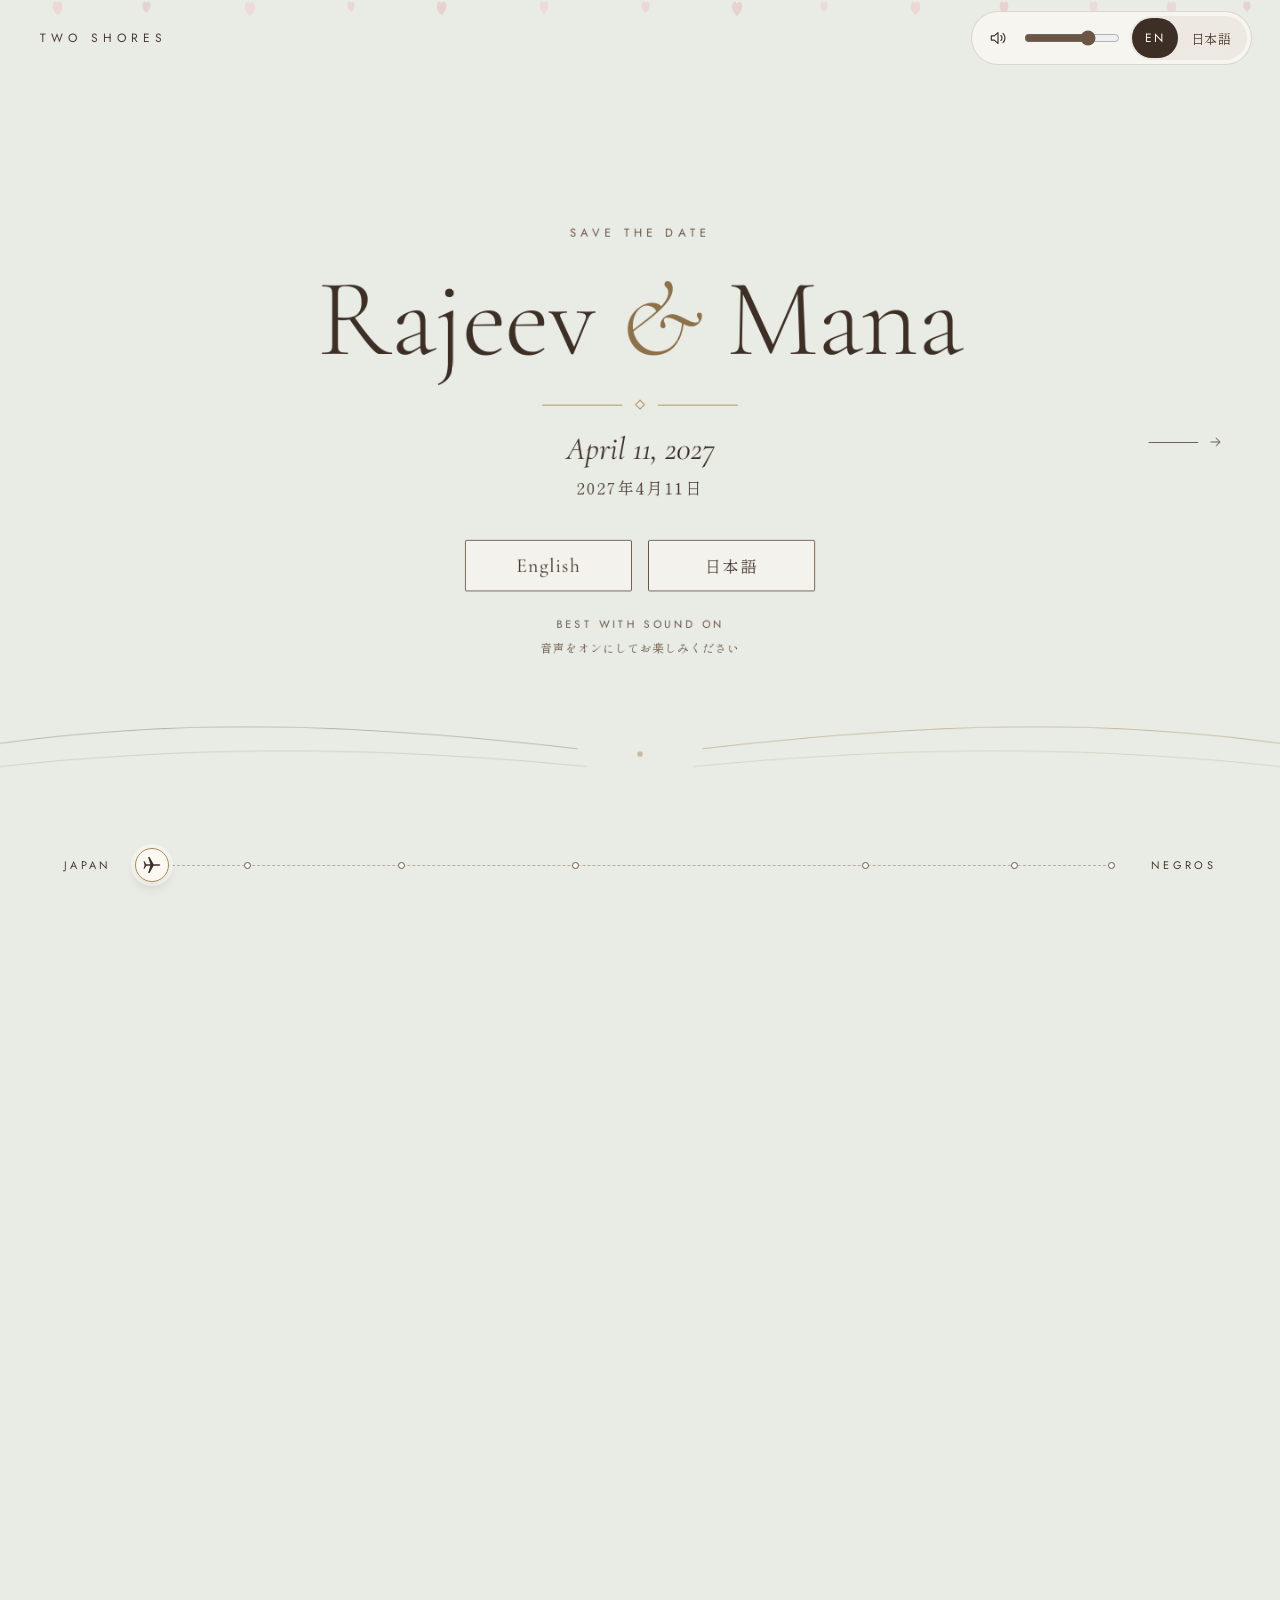
<file: index.html>
<!doctype html>
<html lang="en">
<head>
<meta charset="utf-8">
<meta name="viewport" content="width=device-width, initial-scale=1, viewport-fit=cover">
<title>Rajeev &amp; Mana · Save the date</title>
<meta name="description" content="Save the date · Rajeev &amp; Mana · Sunday, April 11, 2027 · Dumaguete, Philippines">
<meta name="theme-color" content="#E8ECE5">
<meta property="og:type" content="website">
<meta property="og:title" content="Rajeev &amp; Mana · Save the date">
<meta property="og:description" content="Sunday, April 11, 2027 · Dumaguete, Philippines">
<meta property="og:image" content="https://likshman.github.io/rajeev-and-mana/assets/og.jpg">
<meta property="og:url" content="https://likshman.github.io/rajeev-and-mana/">
<meta name="twitter:card" content="summary_large_image">
<link rel="icon" href="favicon.svg" type="image/svg+xml">
<link rel="preconnect" href="https://fonts.googleapis.com">
<link rel="preconnect" href="https://fonts.gstatic.com" crossorigin>
<link href="https://fonts.googleapis.com/css2?family=Cormorant+Garamond:ital,wght@0,300;0,400;0,500;1,300;1,400&amp;family=Jost:wght@300;400&amp;family=Shippori+Mincho:wght@400;500&amp;display=swap" rel="stylesheet">
<link rel="stylesheet" href="style.css">
</head>
<body data-lang="en">
<div class="bg" id="bg"></div>
<div class="petals" id="petals" aria-hidden="true">
<div class="petal" style="left:4%;animation-duration:22s;animation-delay:-2s"><div class="sw" style="animation-duration:4.4s"><svg class="sak" width="13" height="16" viewBox="0 0 20 24"><path d="M10 23C3 17 1 10 4 4C6 1 8.5 2 10 5C11.5 2 14 1 16 4C19 10 17 17 10 23Z" fill="#EBD2D0"/></svg><span class="disc"></span></div></div>
<div class="petal" style="left:11%;animation-duration:26s;animation-delay:-14s"><div class="sw" style="animation-duration:5.1s"><svg class="sak" width="11" height="14" viewBox="0 0 20 24"><path d="M10 23C3 17 1 10 4 4C6 1 8.5 2 10 5C11.5 2 14 1 16 4C19 10 17 17 10 23Z" fill="#E8CCCB"/></svg><span class="disc"></span></div></div>
<div class="petal" style="left:19%;animation-duration:20s;animation-delay:-7s"><div class="sw" style="animation-duration:3.8s"><svg class="sak" width="14" height="17" viewBox="0 0 20 24"><path d="M10 23C3 17 1 10 4 4C6 1 8.5 2 10 5C11.5 2 14 1 16 4C19 10 17 17 10 23Z" fill="#EDD7D4"/></svg><span class="disc"></span></div></div>
<div class="petal" style="left:27%;animation-duration:28s;animation-delay:-20s"><div class="sw" style="animation-duration:4.8s"><svg class="sak" width="10" height="13" viewBox="0 0 20 24"><path d="M10 23C3 17 1 10 4 4C6 1 8.5 2 10 5C11.5 2 14 1 16 4C19 10 17 17 10 23Z" fill="#EBD2D0"/></svg><span class="disc"></span></div></div>
<div class="petal" style="left:34%;animation-duration:23s;animation-delay:-11s"><div class="sw" style="animation-duration:4.1s"><svg class="sak" width="13" height="16" viewBox="0 0 20 24"><path d="M10 23C3 17 1 10 4 4C6 1 8.5 2 10 5C11.5 2 14 1 16 4C19 10 17 17 10 23Z" fill="#E8CCCB"/></svg><span class="disc"></span></div></div>
<div class="petal" style="left:42%;animation-duration:25s;animation-delay:-4s"><div class="sw" style="animation-duration:5.4s"><svg class="sak" width="12" height="15" viewBox="0 0 20 24"><path d="M10 23C3 17 1 10 4 4C6 1 8.5 2 10 5C11.5 2 14 1 16 4C19 10 17 17 10 23Z" fill="#EDD7D4"/></svg><span class="disc"></span></div></div>
<div class="petal" style="left:50%;animation-duration:21s;animation-delay:-16s"><div class="sw" style="animation-duration:3.6s"><svg class="sak" width="11" height="14" viewBox="0 0 20 24"><path d="M10 23C3 17 1 10 4 4C6 1 8.5 2 10 5C11.5 2 14 1 16 4C19 10 17 17 10 23Z" fill="#EBD2D0"/></svg><span class="disc"></span></div></div>
<div class="petal" style="left:57%;animation-duration:27s;animation-delay:-9s"><div class="sw" style="animation-duration:4.6s"><svg class="sak" width="14" height="17" viewBox="0 0 20 24"><path d="M10 23C3 17 1 10 4 4C6 1 8.5 2 10 5C11.5 2 14 1 16 4C19 10 17 17 10 23Z" fill="#E8CCCB"/></svg><span class="disc"></span></div></div>
<div class="petal" style="left:64%;animation-duration:24s;animation-delay:-22s"><div class="sw" style="animation-duration:5s"><svg class="sak" width="10" height="13" viewBox="0 0 20 24"><path d="M10 23C3 17 1 10 4 4C6 1 8.5 2 10 5C11.5 2 14 1 16 4C19 10 17 17 10 23Z" fill="#EDD7D4"/></svg><span class="disc"></span></div></div>
<div class="petal" style="left:71%;animation-duration:22s;animation-delay:-5s"><div class="sw" style="animation-duration:4.2s"><svg class="sak" width="13" height="16" viewBox="0 0 20 24"><path d="M10 23C3 17 1 10 4 4C6 1 8.5 2 10 5C11.5 2 14 1 16 4C19 10 17 17 10 23Z" fill="#EBD2D0"/></svg><span class="disc"></span></div></div>
<div class="petal" style="left:78%;animation-duration:29s;animation-delay:-13s"><div class="sw" style="animation-duration:3.9s"><svg class="sak" width="12" height="15" viewBox="0 0 20 24"><path d="M10 23C3 17 1 10 4 4C6 1 8.5 2 10 5C11.5 2 14 1 16 4C19 10 17 17 10 23Z" fill="#E8CCCB"/></svg><span class="disc"></span></div></div>
<div class="petal" style="left:85%;animation-duration:23s;animation-delay:-18s"><div class="sw" style="animation-duration:5.2s"><svg class="sak" width="11" height="14" viewBox="0 0 20 24"><path d="M10 23C3 17 1 10 4 4C6 1 8.5 2 10 5C11.5 2 14 1 16 4C19 10 17 17 10 23Z" fill="#EDD7D4"/></svg><span class="disc"></span></div></div>
<div class="petal" style="left:91%;animation-duration:26s;animation-delay:-1s"><div class="sw" style="animation-duration:4.5s"><svg class="sak" width="13" height="16" viewBox="0 0 20 24"><path d="M10 23C3 17 1 10 4 4C6 1 8.5 2 10 5C11.5 2 14 1 16 4C19 10 17 17 10 23Z" fill="#EBD2D0"/></svg><span class="disc"></span></div></div>
<div class="petal" style="left:97%;animation-duration:21s;animation-delay:-10s"><div class="sw" style="animation-duration:4s"><svg class="sak" width="10" height="13" viewBox="0 0 20 24"><path d="M10 23C3 17 1 10 4 4C6 1 8.5 2 10 5C11.5 2 14 1 16 4C19 10 17 17 10 23Z" fill="#E8CCCB"/></svg><span class="disc"></span></div></div>
</div>
<audio id="music" preload="auto" playsinline></audio>
<textarea id="copybuf" aria-hidden="true" tabindex="-1" style="position:fixed;left:-9999px;top:0;width:1px;height:1px;opacity:0"></textarea>

<header class="top">
<p class="brand">Two Shores</p>
<div class="ctlbar">
<button class="icbtn" id="mute" type="button" aria-label="Mute music" aria-pressed="false">
<svg class="ic-on" aria-hidden="true" width="20" height="20" viewBox="0 0 24 24" fill="none" stroke="currentColor" stroke-width="1.4" stroke-linejoin="round" stroke-linecap="round"><path d="M4 9.5h3.5L12 5.5v13l-4.5-4H4z"/><path d="M15.5 9a4 4 0 0 1 0 6M18 6.5a7.5 7.5 0 0 1 0 11"/></svg>
<svg class="ic-off" aria-hidden="true" width="20" height="20" viewBox="0 0 24 24" fill="none" stroke="currentColor" stroke-width="1.4" stroke-linejoin="round" stroke-linecap="round"><path d="M4 9.5h3.5L12 5.5v13l-4.5-4H4z"/><path d="M16 9.5l5 5M21 9.5l-5 5"/></svg>
</button>
<input class="vol" id="vol" type="range" min="0" max="100" step="1" value="70" aria-label="Music volume">
<div class="seg" role="group" aria-label="Language">
<button type="button" data-setlang="en" aria-pressed="true">EN</button>
<button type="button" data-setlang="ja" lang="ja" aria-pressed="false">日本語</button>
</div>
</div>
</header>

<main>
<!-- ================= DESKTOP: horizontal journey ================= -->
<div class="desk" id="desk">
<div class="desk-spacer" id="deskSpacer">
<div class="desk-view">
<div class="stage" id="stage">
<div class="track" id="track" style="width:12900px">

<section class="panel" aria-label="Save the date" style="width:1440px">
<svg aria-hidden="true" width="1440" height="220" viewBox="0 0 1440 220" class="abs" style="left:0;bottom:70px;opacity:.55"><path d="M0 170C220 140 420 150 650 176" fill="none" stroke="#7E9077"/><path d="M0 196C260 168 470 178 660 196" fill="none" stroke="#7E9077" opacity=".5"/><path d="M790 176C1020 150 1220 140 1440 170" fill="none" stroke="#B0915F"/><path d="M780 196C970 178 1180 168 1440 196" fill="none" stroke="#B0915F" opacity=".5"/><circle cx="720" cy="182" r="3" fill="#B0915F"/></svg>
<div data-rv="1" class="abs" style="left:0;right:0;top:196px;display:flex;flex-direction:column;align-items:center;text-align:center">
<p class="sans" style="font-size:13px;letter-spacing:.4em;text-transform:uppercase;color:#6B5646">Save the date</p>
<h1 style="margin-top:26px;font-weight:300;font-size:124px;line-height:1;letter-spacing:-.01em">Rajeev <span style="font-style:italic;color:#8E7049">&amp;</span> Mana</h1>
<div aria-hidden="true" style="display:flex;align-items:center;gap:16px;margin-top:30px"><span style="width:90px;height:1px;background:#A88A5B"></span><span style="width:8px;height:8px;transform:rotate(45deg);border:1px solid #A88A5B"></span><span style="width:90px;height:1px;background:#A88A5B"></span></div>
<p style="margin-top:26px;font-style:italic;font-size:36px;line-height:1.1">April 11, 2027</p>
<p lang="ja" style="margin-top:10px;font-size:18px;letter-spacing:.14em;color:#4A3A2E">2027年4月11日</p>
<div style="display:flex;gap:18px;margin-top:46px">
<button class="gbtn" type="button" data-choose="en">English</button>
<button class="gbtn" type="button" lang="ja" data-choose="ja">日本語</button>
</div>
<p class="sans" style="margin-top:28px;font-size:12px;letter-spacing:.28em;text-transform:uppercase;color:#6B5646">Best with sound on</p>
<p lang="ja" style="margin-top:8px;font-size:13px;letter-spacing:.08em;color:#6B5646">音声をオンにしてお楽しみください</p>
</div>
<div class="hint-wrap abs" aria-hidden="true" style="right:64px;top:432px;align-items:center;gap:10px;color:#6B5646"><span style="width:56px;height:1px;background:#6B5646"></span><svg class="hint" width="18" height="18" viewBox="0 0 24 24" fill="none" stroke="currentColor" stroke-width="1.4"><path d="M5 12h14M13 6l6 6-6 6"/></svg></div>
</section>

<section class="panel" aria-label="Japan" style="width:2300px">
<div data-rv="1" class="abs" style="left:140px;top:236px;width:500px">
<p class="eyebrow"><span class="en">Japan</span><span class="ja" lang="ja">日本</span></p>
<h2 class="h-italic" style="font-size:66px"><span class="en" style="display:block">It began on one shore…</span><span class="ja h-ja" lang="ja" style="font-size:36px">物語は、ひとつの岸から始まりました</span></h2>
<p class="body-copy" style="margin-top:30px;width:440px;font-size:22px"><span class="en">Ramen nights, mountain villages, Fuji in the cold. Our first chapters were written in Japan.</span><span class="ja body-ja" lang="ja" style="font-size:17px">ラーメンの夜、山あいの村、冬の富士山。ふたりの最初の章は日本で綴られました。</span></p>
</div>
<figure class="ph abs" data-d="1" data-rv="1" style="left:700px;top:150px;width:320px"><div class="par"><div class="frame"><div class="ib" style="aspect-ratio:3/4"><img data-src="assets/15-hakone-fuji.jpg" alt="Rajeev and Mana in winter coats with snow-capped Fuji behind, Hakone"></div></div></div><figcaption class="cap">Hakone · Fuji</figcaption></figure>
<figure class="ph abs" data-d="3" data-rv="2" style="left:1070px;top:320px;width:290px"><div class="par"><div class="frame"><div class="ib" style="aspect-ratio:3/4"><img data-src="assets/02-ramen-shop.jpg" alt="Raising glasses over bowls of ramen"></div></div></div><figcaption class="cap">A ramen night</figcaption></figure>
<figure class="ph abs" data-d="2" data-rv="1" style="left:1410px;top:112px;width:290px"><div class="par"><div class="frame"><div class="ib" style="aspect-ratio:9/16"><img data-src="assets/01-village-thatched-roofs.jpg" alt="Sitting on a fence above a village of thatched roofs"></div></div></div><figcaption class="cap">A mountain village</figcaption></figure>
<figure class="ph abs" data-d="1" data-rv="2" style="left:1760px;top:112px;width:340px"><div class="par"><div class="frame"><div class="ib" style="aspect-ratio:3/2"><img data-src="assets/07-skytree-cloud.jpg" alt="Sitting on a cloud seat high above the Tokyo night lights"></div></div></div><figcaption class="cap">Tokyo Skytree</figcaption></figure>
<figure class="ph abs" data-d="3" data-rv="3" style="left:1820px;top:400px;width:260px"><div class="par"><div class="frame"><div class="ib" style="aspect-ratio:3/4"><img data-src="assets/10-ushiku-daibutsu.jpg" alt="Smiling at a table in front of the great standing Buddha at Ushiku"></div></div></div><figcaption class="cap">Ushiku Daibutsu</figcaption></figure>
</section>

<section class="panel" aria-label="The crossing" style="width:2600px">
<svg aria-hidden="true" width="2600" height="150" class="abs" style="left:0;bottom:70px;opacity:.3;-webkit-mask-image:linear-gradient(to bottom,transparent,#000 70%);mask-image:linear-gradient(to bottom,transparent,#000 70%)"><defs><pattern id="sgDesk" width="40" height="20" patternUnits="userSpaceOnUse"><g fill="#E6E9DF" stroke="#6F8468"><circle cx="0" cy="10" r="18"/><circle cx="0" cy="10" r="13"/><circle cx="0" cy="10" r="8"/><circle cx="40" cy="10" r="18"/><circle cx="40" cy="10" r="13"/><circle cx="40" cy="10" r="8"/><circle cx="20" cy="20" r="18"/><circle cx="20" cy="20" r="13"/><circle cx="20" cy="20" r="8"/></g></pattern></defs><rect width="2600" height="150" fill="url(#sgDesk)"/></svg>
<svg aria-hidden="true" width="2600" height="900" class="abs" style="left:0;top:0;pointer-events:none"><path d="M650 176C1000 60 1820 50 2160 168" fill="none" stroke="#A88A5B" stroke-width="1.2" stroke-dasharray="2 9" stroke-linecap="round"/></svg>
<div data-rv="1" class="abs" style="left:110px;top:140px;display:flex;align-items:stretch;height:64px;background:#FBF8F2;box-shadow:0 18px 40px -24px rgba(61,47,37,.5)">
<div style="display:flex;align-items:center;gap:14px;padding:0 22px;border-right:1px dashed rgba(107,86,70,.4)"><svg aria-hidden="true" width="20" height="20" viewBox="0 0 24 24" fill="none" stroke="#6B5646" stroke-width="1.3" stroke-linejoin="round"><path d="M22 12c0-.6-.9-1-2-1h-6L9 2.5H7.3L10 11H5.2L3 7.5H1.8L3 11.3v1.4l-1.2 3.8H3L5.2 13H10l-2.7 8.5H9L14 13h6c1.1 0 2-.4 2-1z"/></svg><span class="sans" style="font-size:11px;letter-spacing:.3em;text-transform:uppercase;color:#6B5646">Flight</span><span class="sans" style="font-size:18px;letter-spacing:.14em">RM 0411</span></div>
<div class="sans" style="display:flex;align-items:center;padding:0 24px;font-size:18px;letter-spacing:.2em">TYO <span aria-hidden="true" style="margin:0 12px;color:#A88A5B">→</span><span class="sr">to</span> DGT</div>
</div>
<div data-rv="2" class="abs" style="left:110px;top:262px;width:540px">
<h2 class="h-italic" style="font-size:60px;line-height:1.06"><span class="en" style="display:block">A pilot. A cabin crew. One sky.</span><span class="ja h-ja" lang="ja" style="font-size:34px">パイロットと客室乗務員。同じ空の下で</span></h2>
<p class="body-copy" style="margin-top:30px;width:470px;font-size:21px;line-height:1.6"><span class="en">We met on our first Narita flight together, over drinks with the crew at the hotel. Then we kept running into each other near home, and finally went out.</span><span class="ja body-ja" lang="ja" style="font-size:16px">初めて一緒に乗務した成田便で、ホテルでのクルーとの食事の席で出会いました。その後も家の近くで何度も偶然会い、やがてデートをするようになりました。</span></p>
</div>
<figure class="ph abs" data-d="2" data-rv="1" style="left:740px;top:200px;width:290px"><div class="par"><div class="frame"><div class="ib" style="aspect-ratio:3/4"><img data-src="assets/05-cockpit-selfie-1.jpg" alt="Selfie in the cockpit, Mana in cabin crew uniform behind Rajeev"></div></div></div><figcaption class="cap">In the sky</figcaption></figure>
<figure class="ph abs" data-d="1" data-rv="2" style="left:1070px;top:340px;width:270px"><div class="par"><div class="frame"><div class="ib" style="aspect-ratio:3/4"><img data-src="assets/12-cockpit-selfie-2.jpg" alt="Another cockpit selfie, both in uniform"></div></div></div></figure>
<figure class="ph abs" data-d="3" data-rv="1" style="left:1380px;top:190px;width:370px"><div class="par"><div class="frame"><div class="ib" style="aspect-ratio:4/3"><img data-src="assets/08-uniform-selfie.jpg" alt="Selfie in uniform, pilot shirt and red cabin crew jacket"></div></div></div><figcaption class="cap">After duties</figcaption></figure>
<figure class="ph abs" data-d="1" data-rv="1" style="left:1810px;top:300px;width:300px"><div class="par"><div class="frame"><div class="ib" style="aspect-ratio:3/4"><img data-src="assets/21-maldives-jetty.jpg" alt="Selfie on a jetty with turquoise water and boats behind, Maldives"></div></div></div><figcaption class="cap">Maldives</figcaption></figure>
<figure class="ph abs" data-d="2" data-rv="2" style="left:2160px;top:150px;width:360px"><div class="par"><div class="frame"><div class="ib" style="aspect-ratio:2/3"><img data-src="assets/20-okinawa-plane.jpg" alt="A plane passing overhead as Mana leans over a railing toward Rajeev, Okinawa"></div></div></div><figcaption class="cap">Okinawa</figcaption></figure>
</section>

<section class="panel" id="dProp" data-yes="0" aria-label="The proposal" style="width:1440px">
<div class="abs" style="left:150px;top:250px;width:520px">
<h2 class="h-italic" style="font-size:76px;line-height:1.02"><span class="en"><span style="display:block">Okinawa,</span><span style="display:block">May 7, 2026.</span></span><span class="ja h-ja" lang="ja" style="font-size:42px;line-height:1.5;letter-spacing:.06em">2026年5月7日、沖縄。</span></h2>
<div aria-hidden="true" style="display:flex;gap:10px;margin-top:40px"><span class="tick"></span><span class="tick"></span><span class="tick"></span><span class="tick"></span></div>
<p class="yes" aria-live="polite" style="margin-top:54px;font-style:italic;font-size:52px;line-height:1.1;color:#5A4434"><span class="en">She said yes.</span><span class="ja" lang="ja" style="font-style:normal;font-size:32px;letter-spacing:.06em">彼女は「はい」と答えました</span></p>
</div>
<div class="abs" style="left:790px;top:104px;width:460px;height:690px;background:#FBF8F2;box-shadow:0 1px 0 rgba(61,47,37,.05),0 30px 60px -30px rgba(61,47,37,.55)">
<div class="wl"><img data-src="assets/48-proposal-lighthouse-wide.jpg" alt="Rajeev kneels with the ring below a white lighthouse, Okinawa"></div>
<div class="wl"><img data-src="assets/45-proposal-ring-1.jpg" alt="Rajeev opens the ring box as Mana holds out her hand"></div>
<div class="wl"><img data-src="assets/47-proposal-hand-hold.jpg" alt="Rajeev slips the ring onto Mana's finger"></div>
<div class="wl"><img data-src="assets/24-okinawa-lift-lighthouse.jpg" alt="Rajeev lifts Mana, arms raised, the lighthouse behind them"></div>
<span class="edge"></span><span class="edge"></span><span class="edge"></span><span class="edge"></span>
</div>
</section>

<section class="panel" aria-label="Negros" style="width:2240px">
<div class="cz abs" data-rv="1" aria-hidden="true" style="left:150px;top:104px;width:480px">
<div class="cz-crown"></div>
<div class="cz-frame" style="height:560px"><div class="cz-view">
<svg width="100%" height="100%" viewBox="0 0 400 520" preserveAspectRatio="xMidYMax slice"><circle cx="292" cy="150" r="34" fill="#FFF4DC" opacity=".85"/><path d="M0 330C60 296 120 286 180 306C240 326 300 276 400 296L400 520L0 520Z" fill="#B3BFA3"/><path d="M0 380C80 350 160 370 240 360C320 350 360 370 400 360L400 520L0 520Z" fill="#94A486"/><path d="M0 440C100 424 220 446 400 430L400 520L0 520Z" fill="#7A8C6E"/></svg>
<div class="sash sash-l"></div><div class="sash sash-r"></div>
</div></div>
<div class="cz-sill"></div>
<div class="cz-vent"><span class="bal"></span><span class="bal"></span><span class="bal"></span><span class="bal"></span><span class="bal"></span><span class="bal"></span><span class="bal"></span><span class="bal"></span><span class="bal"></span><span class="bal"></span></div>
</div>
<div data-rv="2" class="abs" style="left:720px;top:250px;width:480px">
<p class="eyebrow"><span class="en">Negros</span><span class="ja" lang="ja">ネグロス</span></p>
<h2 class="h-italic" style="font-size:66px"><span class="en" style="display:block">…and it continues on another.</span><span class="ja h-ja" lang="ja" style="font-size:36px">そして、もうひとつの岸へ</span></h2>
<p class="body-copy" style="margin-top:30px;width:440px;font-size:22px"><span class="en">Capiz windows, warm lights and the green hills of Negros. This is where the next chapter starts.</span><span class="ja body-ja" lang="ja" style="font-size:17px">カピス貝の窓、あたたかな灯り、ネグロスの緑の丘。ここから次の章が始まります。</span></p>
</div>
<figure class="ph abs" data-d="2" data-rv="1" style="left:1290px;top:130px;width:320px"><div class="par"><div class="frame"><div class="ib" style="aspect-ratio:3/4"><img data-src="assets/09-mayon-lift.jpg" alt="Mana playfully lifting Rajeev on a lawn with Mayon Volcano behind"></div></div></div><figcaption class="cap">Albay · Mayon</figcaption></figure>
<figure class="ph abs" data-d="3" data-rv="2" style="left:1690px;top:300px;width:430px"><div class="par"><div class="frame"><div class="ib" style="aspect-ratio:4/3"><img data-src="assets/50-the-ruins-selfie.jpg" alt="Selfie by a tiered fountain in front of the arched mansion ruins in Talisay"></div></div></div><figcaption class="cap">Talisay · The Ruins</figcaption></figure>
</section>

<section class="panel" aria-label="The date" style="width:1440px">
<div data-rv="1" class="abs" style="left:130px;top:150px;width:680px;container-type:inline-size">
<p class="eyebrow"><span class="en">Save the date</span><span class="ja">Save the Date</span></p>
<p style="font-weight:300;font-style:italic;font-size:min(22cqi,180px);line-height:.95;white-space:nowrap;letter-spacing:-.01em"><span class="en">April 11</span><span class="ja" style="font-style:normal">4<span lang="ja" style="font-size:.62em;margin:0 .04em">月</span>11<span lang="ja" style="font-size:.62em;margin-left:.04em">日</span></span></p>
<p style="margin-top:6px;font-weight:300;font-size:min(9cqi,64px);line-height:1;letter-spacing:.24em;color:#6B5646"><span class="en">2027</span><span class="ja">2027<span lang="ja" style="font-size:.6em;letter-spacing:0">年</span></span></p>
<p class="sans" style="margin-top:34px;font-size:14px;letter-spacing:.3em;text-transform:uppercase;color:#4A3A2E"><span class="en">Sunday · Dumaguete, Philippines</span><span class="ja" lang="ja" style="font-size:17px;letter-spacing:.12em;text-transform:none">日曜日・フィリピン、ドゥマゲテ</span></p>
<div class="timer" role="timer" aria-label="Countdown to April 11, 2027" style="margin-top:44px;max-width:520px">
<div><div class="cdn" data-cd="d">—</div><div class="cdl"><span class="en">Days</span><span class="ja" lang="ja">日</span></div></div>
<div><div class="cdn" data-cd="h">—</div><div class="cdl"><span class="en">Hours</span><span class="ja" lang="ja">時間</span></div></div>
<div><div class="cdn" data-cd="m">—</div><div class="cdl"><span class="en">Minutes</span><span class="ja" lang="ja">分</span></div></div>
<div><div class="cdn" data-cd="s">—</div><div class="cdl"><span class="en">Seconds</span><span class="ja" lang="ja">秒</span></div></div>
</div>
</div>
<figure class="ph abs" data-d="2" data-rv="2" style="left:880px;top:104px;width:450px"><div class="par"><div class="frame"><div class="ib" style="aspect-ratio:2/3"><img data-src="assets/23-okinawa-faces-macro.jpg" alt="Close-up of Rajeev and Mana, foreheads touching in golden light"></div></div></div></figure>
</section>

<section class="panel" aria-label="Save it" style="width:1440px">
<figure class="ph abs" data-d="2" data-rv="1" style="left:110px;top:190px;width:630px"><div class="par"><div class="frame"><div class="ib" style="aspect-ratio:3/2"><img data-src="assets/33-okinawa-hands-swing.jpg" alt="Holding hands and leaning back at sunset, the lighthouse in the distance"></div></div></div></figure>
<div data-rv="2" class="abs" style="left:830px;top:150px;width:500px">
<h2 class="h-italic" style="font-size:58px;line-height:1.05"><span class="en" style="display:block">Book your flight to Dumaguete.</span><span class="ja h-ja" lang="ja" style="font-size:32px">ドゥマゲテへの航空券をご手配ください</span></h2>
<p class="body-copy" style="margin-top:24px;font-size:21px"><span class="en">Sunday, April 11, 2027 in Dumaguete, Philippines. More details will follow with the invitation.</span><span class="ja body-ja" lang="ja" style="font-size:16px">2027年4月11日（日）、フィリピン・ドゥマゲテにて。詳細は招待状でお知らせします。</span></p>
<p class="eyebrow" style="margin:34px 0 14px">Add to Calendar</p>
<div style="display:grid;grid-template-columns:repeat(2,minmax(0,1fr));gap:12px">
<a class="cal" data-cal="apple" href="assets/save-the-date-en.ics">iCloud</a>
<a class="cal" data-cal="google" href="#" target="_blank" rel="noopener">Google</a>
<a class="cal" data-cal="outlook" href="#" target="_blank" rel="noopener">Outlook</a>
<a class="cal" data-cal="o365" href="#" target="_blank" rel="noopener">Office 365</a>
<a class="cal" data-cal="yahoo" href="#" target="_blank" rel="noopener" style="grid-column:1/-1">Yahoo</a>
</div>
<p style="margin-top:26px;font-style:italic;font-size:44px;line-height:1">Rajeev <span style="color:#8E7049">&amp;</span> Mana</p>
</div>
</section>

</div>
</div>
</div>
</div>
</div>

<!-- ================= PHONE / NARROW: vertical story ================= -->
<div class="mob" id="mob">

<section class="m-gate" data-msec aria-label="Save the date">
<svg aria-hidden="true" width="100%" height="120" viewBox="0 0 390 120" preserveAspectRatio="none" style="position:absolute;left:0;bottom:70px;opacity:.55"><path d="M0 90C60 74 120 78 178 94" fill="none" stroke="#7E9077"/><path d="M212 94C270 78 330 74 390 90" fill="none" stroke="#B0915F"/><circle cx="195" cy="98" r="2.5" fill="#B0915F"/></svg>
<div data-rv="1" style="display:flex;flex-direction:column;align-items:center;width:100%">
<p class="sans" style="font-size:11px;letter-spacing:.38em;text-transform:uppercase;color:#6B5646">Save the date</p>
<h1 style="margin-top:22px;font-weight:300;font-size:clamp(44px,14vw,64px);line-height:1;letter-spacing:-.01em;white-space:nowrap">Rajeev <span style="font-style:italic;color:#8E7049">&amp;</span> Mana</h1>
<div aria-hidden="true" style="display:flex;align-items:center;gap:12px;margin-top:24px"><span style="width:56px;height:1px;background:#A88A5B"></span><span style="width:7px;height:7px;transform:rotate(45deg);border:1px solid #A88A5B"></span><span style="width:56px;height:1px;background:#A88A5B"></span></div>
<p style="margin-top:22px;font-style:italic;font-size:30px;line-height:1.1">April 11, 2027</p>
<p lang="ja" style="margin-top:8px;font-size:16px;letter-spacing:.14em;color:#4A3A2E">2027年4月11日</p>
<div style="display:flex;gap:12px;width:100%;max-width:400px;margin-top:40px">
<button class="gbtn" type="button" data-choose="en">English</button>
<button class="gbtn" type="button" lang="ja" data-choose="ja">日本語</button>
</div>
<p class="sans" style="margin-top:24px;font-size:11px;letter-spacing:.26em;text-transform:uppercase;color:#6B5646">Best with sound on</p>
<p lang="ja" style="margin-top:8px;font-size:12px;letter-spacing:.06em;color:#6B5646">音声をオンにしてお楽しみください</p>
</div>
<div class="hint-wrap" aria-hidden="true" style="position:absolute;left:50%;bottom:96px;margin-left:-10px"><svg class="hint" width="20" height="20" viewBox="0 0 24 24" fill="none" stroke="#6B5646" stroke-width="1.4"><path d="M12 5v14M6 13l6 6 6-6"/></svg></div>
</section>

<section class="m-sec" data-msec aria-label="Japan" style="padding-top:96px;padding-bottom:40px">
<div data-rv="1">
<p class="eyebrow"><span class="en">Japan</span><span class="ja" lang="ja">日本</span></p>
<h2 class="h-italic" style="font-size:46px"><span class="en" style="display:block">It began on one shore…</span><span class="ja h-ja" lang="ja" style="font-size:26px">物語は、ひとつの岸から始まりました</span></h2>
<p class="body-copy" style="margin-top:22px;font-size:19px"><span class="en">Ramen nights, mountain villages, Fuji in the cold. Our first chapters were written in Japan.</span><span class="ja body-ja" lang="ja" style="font-size:15px">ラーメンの夜、山あいの村、冬の富士山。ふたりの最初の章は日本で綴られました。</span></p>
</div>
<div class="m-col">
<figure class="ph" data-rv="1" data-drift style="width:69%"><div class="dr"><div class="frame"><div class="ib" style="aspect-ratio:3/4"><img data-src="assets/15-hakone-fuji.jpg" loading="lazy" alt="Rajeev and Mana in winter coats with snow-capped Fuji behind, Hakone"></div></div><figcaption class="cap">Hakone · Fuji</figcaption></div></figure>
<figure class="ph" data-rv="1" data-drift style="width:60%;align-self:flex-end"><div class="dr"><div class="frame"><div class="ib" style="aspect-ratio:3/4"><img data-src="assets/02-ramen-shop.jpg" loading="lazy" alt="Raising glasses over bowls of ramen"></div></div><figcaption class="cap">A ramen night</figcaption></div></figure>
<figure class="ph" data-rv="1" data-drift style="width:61%;align-self:center"><div class="dr"><div class="frame"><div class="ib" style="aspect-ratio:9/16"><img data-src="assets/01-village-thatched-roofs.jpg" loading="lazy" alt="Sitting on a fence above a village of thatched roofs"></div></div><figcaption class="cap">A mountain village</figcaption></div></figure>
<figure class="ph" data-rv="1" data-drift style="width:58%"><div class="dr"><div class="frame"><div class="ib" style="aspect-ratio:3/4"><img data-src="assets/10-ushiku-daibutsu.jpg" loading="lazy" alt="Smiling at a table in front of the great standing Buddha at Ushiku"></div></div><figcaption class="cap">Ushiku Daibutsu</figcaption></div></figure>
<figure class="ph" data-rv="1" data-drift style="width:100%"><div class="dr"><div class="frame"><div class="ib" style="aspect-ratio:3/2"><img data-src="assets/07-skytree-cloud.jpg" loading="lazy" alt="Sitting on a cloud seat high above the Tokyo night lights"></div></div><figcaption class="cap">Tokyo Skytree</figcaption></div></figure>
</div>
</section>

<section class="m-sec" data-msec aria-label="The crossing" style="padding-bottom:60px">
<div data-rv="1" style="display:flex;align-items:stretch;height:56px;background:#FBF8F2;box-shadow:0 14px 30px -20px rgba(61,47,37,.5)">
<div style="display:flex;align-items:center;gap:10px;padding:0 14px;border-right:1px dashed rgba(107,86,70,.4)"><svg aria-hidden="true" width="18" height="18" viewBox="0 0 24 24" fill="none" stroke="#6B5646" stroke-width="1.3" stroke-linejoin="round"><path d="M22 12c0-.6-.9-1-2-1h-6L9 2.5H7.3L10 11H5.2L3 7.5H1.8L3 11.3v1.4l-1.2 3.8H3L5.2 13H10l-2.7 8.5H9L14 13h6c1.1 0 2-.4 2-1z"/></svg><span class="sans" style="font-size:10px;letter-spacing:.26em;text-transform:uppercase;color:#6B5646">Flight</span><span class="sans" style="font-size:15px;letter-spacing:.12em;white-space:nowrap">RM 0411</span></div>
<div class="sans" style="display:flex;align-items:center;justify-content:center;flex:1 1 auto;font-size:15px;letter-spacing:.16em;white-space:nowrap">TYO <span aria-hidden="true" style="margin:0 8px;color:#A88A5B">→</span><span class="sr">to</span> DGT</div>
</div>
<div data-rv="1" style="margin-top:40px">
<h2 class="h-italic" style="font-size:42px;line-height:1.06"><span class="en" style="display:block">A pilot. A cabin crew. One sky.</span><span class="ja h-ja" lang="ja" style="font-size:25px">パイロットと客室乗務員。同じ空の下で</span></h2>
<p class="body-copy" style="margin-top:22px;font-size:19px;line-height:1.6"><span class="en">We met on our first Narita flight together, over drinks with the crew at the hotel. Then we kept running into each other near home, and finally went out.</span><span class="ja body-ja" lang="ja" style="font-size:15px">初めて一緒に乗務した成田便で、ホテルでのクルーとの食事の席で出会いました。その後も家の近くで何度も偶然会い、やがてデートをするようになりました。</span></p>
</div>
<div style="display:grid;grid-template-columns:repeat(2,minmax(0,1fr));gap:14px;margin-top:40px">
<figure class="ph" data-rv="1" data-drift><div class="dr"><div class="frame"><div class="ib" style="aspect-ratio:3/4"><img data-src="assets/05-cockpit-selfie-1.jpg" loading="lazy" alt="Selfie in the cockpit, Mana in cabin crew uniform behind Rajeev"></div></div><figcaption class="cap">In the sky</figcaption></div></figure>
<figure class="ph" data-rv="1" data-drift style="margin-top:52px"><div class="dr"><div class="frame"><div class="ib" style="aspect-ratio:3/4"><img data-src="assets/12-cockpit-selfie-2.jpg" loading="lazy" alt="Another cockpit selfie, both in uniform"></div></div></div></figure>
</div>
<figure class="ph" data-rv="1" data-drift style="margin-top:48px"><div class="dr"><div class="frame"><div class="ib" style="aspect-ratio:4/3"><img data-src="assets/08-uniform-selfie.jpg" loading="lazy" alt="Selfie in uniform, pilot shirt and red cabin crew jacket"></div></div><figcaption class="cap">After duties</figcaption></div></figure>
<figure class="ph" data-rv="1" data-drift style="width:69%;margin-top:30px"><div class="dr"><div class="frame"><div class="ib" style="aspect-ratio:3/4"><img data-src="assets/21-maldives-jetty.jpg" loading="lazy" alt="Selfie on a jetty with turquoise water and boats behind, Maldives"></div></div><figcaption class="cap">Maldives</figcaption></div></figure>
<figure class="ph" data-rv="1" data-drift style="width:76%;margin:30px 0 0 auto"><div class="dr"><div class="frame"><div class="ib" style="aspect-ratio:2/3"><img data-src="assets/20-okinawa-plane.jpg" loading="lazy" alt="A plane passing overhead as Mana leans over a railing toward Rajeev, Okinawa"></div></div><figcaption class="cap">Okinawa</figcaption></div></figure>
<svg aria-hidden="true" width="100%" height="70" style="display:block;margin-top:30px;opacity:.3;-webkit-mask-image:linear-gradient(to bottom,transparent,#000 70%);mask-image:linear-gradient(to bottom,transparent,#000 70%)"><defs><pattern id="sgPhone" width="32" height="16" patternUnits="userSpaceOnUse"><g fill="#E6E9DF" stroke="#6F8468"><circle cx="0" cy="8" r="14"/><circle cx="0" cy="8" r="10"/><circle cx="0" cy="8" r="6"/><circle cx="32" cy="8" r="14"/><circle cx="32" cy="8" r="10"/><circle cx="32" cy="8" r="6"/><circle cx="16" cy="16" r="14"/><circle cx="16" cy="16" r="10"/><circle cx="16" cy="16" r="6"/></g></pattern></defs><rect width="100%" height="70" fill="url(#sgPhone)"/></svg>
</section>

<section class="m-prop" id="mProp" data-msec data-yes="0" aria-label="The proposal">
<div class="m-prop-in">
<h2 class="h-italic" style="font-size:40px"><span class="en"><span style="display:block">Okinawa,</span><span style="display:block">May 7, 2026.</span></span><span class="ja h-ja" lang="ja" style="font-size:26px;letter-spacing:.06em">2026年5月7日、沖縄。</span></h2>
<div aria-hidden="true" style="display:flex;gap:8px;margin-top:16px"><span class="tick"></span><span class="tick"></span><span class="tick"></span><span class="tick"></span></div>
<div class="m-frame">
<div class="wl"><img data-src="assets/48-proposal-lighthouse-wide.jpg" alt="Rajeev kneels with the ring below a white lighthouse, Okinawa"></div>
<div class="wl"><img data-src="assets/45-proposal-ring-1.jpg" alt="Rajeev opens the ring box as Mana holds out her hand"></div>
<div class="wl"><img data-src="assets/47-proposal-hand-hold.jpg" alt="Rajeev slips the ring onto Mana's finger"></div>
<div class="wl"><img data-src="assets/24-okinawa-lift-lighthouse.jpg" alt="Rajeev lifts Mana, arms raised, the lighthouse behind them"></div>
<span class="edge"></span><span class="edge"></span><span class="edge"></span><span class="edge"></span>
</div>
<p class="yes" aria-live="polite" style="margin-top:20px;font-style:italic;font-size:34px;line-height:1.1;color:#5A4434"><span class="en">She said yes.</span><span class="ja" lang="ja" style="font-style:normal;font-size:22px;letter-spacing:.06em">彼女は「はい」と答えました</span></p>
</div>
</section>

<section class="m-sec" data-msec aria-label="Negros" style="padding-top:90px">
<div class="cz" data-rv="1" aria-hidden="true" style="width:80%;max-width:320px;margin:0 auto">
<div class="cz-crown"></div>
<div class="cz-frame" style="height:330px"><div class="cz-view">
<svg width="100%" height="100%" viewBox="0 0 400 520" preserveAspectRatio="xMidYMax slice"><circle cx="292" cy="150" r="34" fill="#FFF4DC" opacity=".85"/><path d="M0 330C60 296 120 286 180 306C240 326 300 276 400 296L400 520L0 520Z" fill="#B3BFA3"/><path d="M0 380C80 350 160 370 240 360C320 350 360 370 400 360L400 520L0 520Z" fill="#94A486"/><path d="M0 440C100 424 220 446 400 430L400 520L0 520Z" fill="#7A8C6E"/></svg>
<div class="sash sash-l"></div><div class="sash sash-r"></div>
</div></div>
<div class="cz-sill"></div>
<div class="cz-vent"><span class="bal"></span><span class="bal"></span><span class="bal"></span><span class="bal"></span><span class="bal"></span><span class="bal"></span><span class="bal"></span><span class="bal"></span></div>
</div>
<div data-rv="1" style="margin-top:50px">
<p class="eyebrow"><span class="en">Negros</span><span class="ja" lang="ja">ネグロス</span></p>
<h2 class="h-italic" style="font-size:46px"><span class="en" style="display:block">…and it continues on another.</span><span class="ja h-ja" lang="ja" style="font-size:26px">そして、もうひとつの岸へ</span></h2>
<p class="body-copy" style="margin-top:22px;font-size:19px"><span class="en">Capiz windows, warm lights and the green hills of Negros. This is where the next chapter starts.</span><span class="ja body-ja" lang="ja" style="font-size:15px">カピス貝の窓、あたたかな灯り、ネグロスの緑の丘。ここから次の章が始まります。</span></p>
</div>
<div class="m-col">
<figure class="ph" data-rv="1" data-drift style="width:68%"><div class="dr"><div class="frame"><div class="ib" style="aspect-ratio:3/4"><img data-src="assets/09-mayon-lift.jpg" loading="lazy" alt="Mana playfully lifting Rajeev on a lawn with Mayon Volcano behind"></div></div><figcaption class="cap">Albay · Mayon</figcaption></div></figure>
<figure class="ph" data-rv="1" data-drift style="width:100%"><div class="dr"><div class="frame"><div class="ib" style="aspect-ratio:4/3"><img data-src="assets/50-the-ruins-selfie.jpg" loading="lazy" alt="Selfie by a tiered fountain in front of the arched mansion ruins in Talisay"></div></div><figcaption class="cap">Talisay · The Ruins</figcaption></div></figure>
</div>
</section>

<section class="m-sec" data-msec aria-label="The date" style="padding-top:90px">
<div data-rv="1" style="container-type:inline-size;width:100%">
<p class="eyebrow"><span class="en">Save the date</span><span class="ja">Save the Date</span></p>
<p style="font-weight:300;font-style:italic;font-size:min(25cqi,120px);line-height:.95;white-space:nowrap;letter-spacing:-.01em"><span class="en">April 11</span><span class="ja" style="font-style:normal">4<span lang="ja" style="font-size:.62em;margin:0 .04em">月</span>11<span lang="ja" style="font-size:.62em;margin-left:.04em">日</span></span></p>
<p style="margin-top:6px;font-weight:300;font-size:min(11cqi,48px);line-height:1;letter-spacing:.24em;color:#6B5646"><span class="en">2027</span><span class="ja">2027<span lang="ja" style="font-size:.6em;letter-spacing:0">年</span></span></p>
<p class="sans" style="margin-top:26px;font-size:11px;line-height:1.7;letter-spacing:.22em;text-transform:uppercase;color:#4A3A2E"><span class="en">Sunday · Dumaguete, Philippines</span><span class="ja" lang="ja" style="font-size:15px;letter-spacing:.1em;text-transform:none">日曜日・フィリピン、ドゥマゲテ</span></p>
<div class="timer" role="timer" aria-label="Countdown to April 11, 2027" style="margin-top:30px">
<div><div class="cdn" data-cd="d">—</div><div class="cdl"><span class="en">Days</span><span class="ja" lang="ja">日</span></div></div>
<div><div class="cdn" data-cd="h">—</div><div class="cdl"><span class="en">Hours</span><span class="ja" lang="ja">時間</span></div></div>
<div><div class="cdn" data-cd="m">—</div><div class="cdl"><span class="en">Minutes</span><span class="ja" lang="ja">分</span></div></div>
<div><div class="cdn" data-cd="s">—</div><div class="cdl"><span class="en">Seconds</span><span class="ja" lang="ja">秒</span></div></div>
</div>
</div>
<figure class="ph" data-rv="1" data-drift style="width:82%;margin:40px 0 0 auto"><div class="dr"><div class="frame"><div class="ib" style="aspect-ratio:2/3"><img data-src="assets/23-okinawa-faces-macro.jpg" loading="lazy" alt="Close-up of Rajeev and Mana, foreheads touching in golden light"></div></div></div></figure>
</section>

<section class="m-sec" data-msec aria-label="Save it" style="padding-top:70px;padding-bottom:60px">
<figure class="ph" data-rv="1" data-drift><div class="dr"><div class="frame"><div class="ib" style="aspect-ratio:3/2"><img data-src="assets/33-okinawa-hands-swing.jpg" loading="lazy" alt="Holding hands and leaning back at sunset, the lighthouse in the distance"></div></div></div></figure>
<div data-rv="1" style="margin-top:40px">
<h2 class="h-italic" style="font-size:40px;line-height:1.06"><span class="en" style="display:block">Book your flight to Dumaguete.</span><span class="ja h-ja" lang="ja" style="font-size:24px">ドゥマゲテへの航空券をご手配ください</span></h2>
<p class="body-copy" style="margin-top:20px;font-size:19px"><span class="en">Sunday, April 11, 2027 in Dumaguete, Philippines. More details will follow with the invitation.</span><span class="ja body-ja" lang="ja" style="font-size:15px">2027年4月11日（日）、フィリピン・ドゥマゲテにて。詳細は招待状でお知らせします。</span></p>
<p class="eyebrow" style="margin:28px 0 12px">Add to Calendar</p>
<div style="display:grid;grid-template-columns:repeat(2,minmax(0,1fr));gap:10px">
<a class="cal" data-cal="apple" href="assets/save-the-date-en.ics">iCloud</a>
<a class="cal" data-cal="google" href="#" target="_blank" rel="noopener">Google</a>
<a class="cal" data-cal="outlook" href="#" target="_blank" rel="noopener">Outlook</a>
<a class="cal" data-cal="o365" href="#" target="_blank" rel="noopener">Office 365</a>
<a class="cal" data-cal="yahoo" href="#" target="_blank" rel="noopener" style="grid-column:1/-1">Yahoo</a>
</div>
<p style="margin-top:22px;font-style:italic;font-size:36px;line-height:1">Rajeev <span style="color:#8E7049">&amp;</span> Mana</p>
</div>
</section>

</div>
</main>

<nav class="route" aria-label="Journey">
<span class="route-lbl"><span class="en">Japan</span><span class="ja" lang="ja">日本</span></span>
<div class="route-track">
<div class="route-line"></div>
<div class="route-trail" id="trail"></div>
<div class="dots" id="dots">
<button class="dot" type="button" data-jump="0" aria-label="Save the date"><span></span></button>
<button class="dot" type="button" data-jump="1" aria-label="Japan"><span></span></button>
<button class="dot" type="button" data-jump="2" aria-label="The crossing"><span></span></button>
<button class="dot" type="button" data-jump="3" aria-label="The proposal"><span></span></button>
<button class="dot" type="button" data-jump="4" aria-label="Negros"><span></span></button>
<button class="dot" type="button" data-jump="5" aria-label="The date"><span></span></button>
<button class="dot" type="button" data-jump="6" aria-label="Save it"><span></span></button>
</div>
<div class="plane" id="plane" aria-hidden="true"><svg viewBox="0 0 24 24" fill="currentColor"><path d="M22 12c0-.6-.9-1-2-1h-6L9 2.5H7.3L10 11H5.2L3 7.5H1.8L3 11.3v1.4l-1.2 3.8H3L5.2 13H10l-2.7 8.5H9L14 13h6c1.1 0 2-.4 2-1z"/></svg></div>
</div>
<span class="route-lbl"><span class="en">Negros</span><span class="ja" lang="ja">ネグロス</span></span>
</nav>

<script src="app.js"></script>
</body>
</html>
</file>
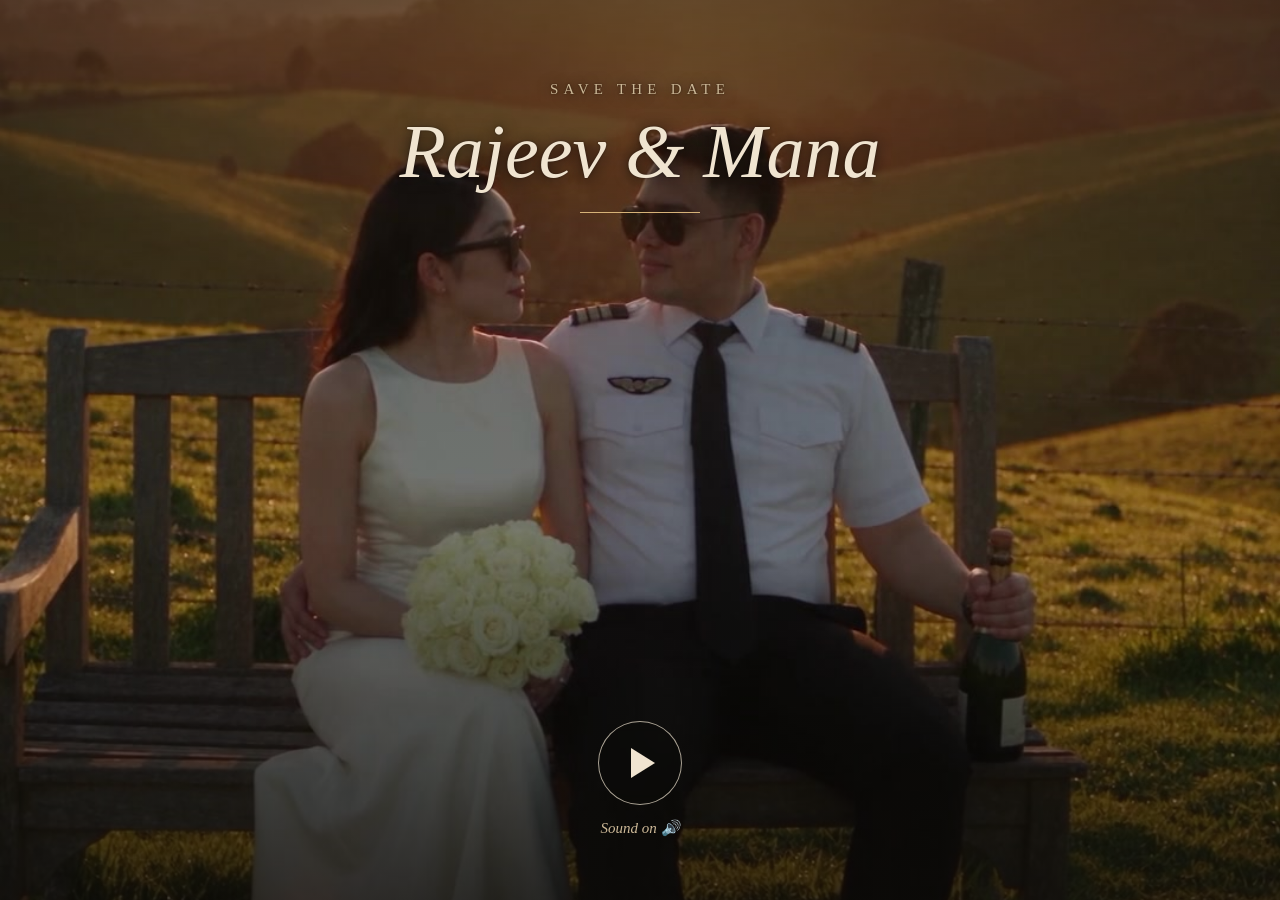
<file: video/index.html>
<!doctype html>
<html lang="en">
<head>
<meta charset="utf-8">
<meta name="viewport" content="width=device-width, initial-scale=1, viewport-fit=cover">
<title>Rajeev &amp; Mana · Save the date</title>
<meta name="description" content="Rajeev &amp; Mana · Save the date · Tap to watch">
<meta property="og:type" content="video.other">
<meta property="og:title" content="Rajeev &amp; Mana · Save the date">
<meta property="og:description" content="Tap to watch our save the date">
<meta property="og:url" content="https://likshman.github.io/rajeev-and-mana/video/">
<meta property="og:image" content="https://likshman.github.io/rajeev-and-mana/video/share.jpg">
<meta property="og:image:width" content="1080">
<meta property="og:image:height" content="1000">
<meta property="og:video" content="https://likshman.github.io/rajeev-and-mana/video/save-the-date.mp4">
<meta property="og:video:type" content="video/mp4">
<meta name="twitter:card" content="summary">
<style>
  :root { --bg:#0c0a08; --cream:#f0e4d0; --gold:#d6b278; --dim:#cbb796; }
  * { box-sizing:border-box; margin:0; padding:0; }
  html, body { height:100%; background:var(--bg); color:var(--cream);
    font-family: "Cormorant Garamond", Georgia, "Times New Roman", serif; overflow:hidden; }
  video { position:fixed; inset:0; width:100%; height:100%; object-fit:contain; background:var(--bg); }

  .screen { position:fixed; inset:0; z-index:4; display:flex; flex-direction:column; align-items:center;
    justify-content:center; gap:14px; text-align:center; padding:24px; transition:opacity .6s ease; }
  .k { letter-spacing:.35em; font-size:15px; color:var(--dim); }
  h1 { font-style:italic; font-weight:500; font-size:clamp(44px, 12vw, 76px); line-height:1.05; }
  .rule { width:120px; height:1px; background:var(--gold); margin:6px 0; }
  .when { color:var(--gold); font-size:20px; letter-spacing:.04em; }
  #start .top { text-shadow:0 1px 14px rgba(12,10,8,.75), 0 0 2px rgba(12,10,8,.5); }
  #start .when { color:var(--cream); }

  #start { justify-content:space-between;
    padding:calc(9vh + env(safe-area-inset-top)) 24px calc(7vh + env(safe-area-inset-bottom));
    background:
      linear-gradient(rgba(12,10,8,.55) 0%, rgba(12,10,8,.15) 35%, rgba(12,10,8,.1) 60%, rgba(12,10,8,.7) 100%),
      url("poster.jpg") center / cover no-repeat, var(--bg);
    cursor:pointer; }
  .top, .bottom { display:flex; flex-direction:column; align-items:center; gap:14px; }
  #go { display:flex; align-items:center; justify-content:center; width:84px; height:84px; padding:0;
    border:1px solid rgba(240,228,208,.7); background:rgba(12,10,8,.4); border-radius:50%; cursor:pointer;
    backdrop-filter:blur(6px); -webkit-backdrop-filter:blur(6px); }
  #go .tri { width:0; height:0; margin-left:6px; border-left:24px solid var(--cream);
    border-top:15px solid transparent; border-bottom:15px solid transparent; }
  .hint { font-size:15px; color:var(--dim); font-style:italic; }

  #end { background:var(--bg); opacity:0; pointer-events:none; }
  #end.show { opacity:1; pointer-events:auto; }
  #end a { color:var(--cream); }
  .gone { opacity:0; pointer-events:none; }
</style>
</head>
<body>
<video id="v" src="save-the-date.mp4" poster="poster.jpg" playsinline webkit-playsinline preload="auto"></video>

<div id="start" class="screen" role="button" aria-label="Play the save the date video">
  <div class="top">
    <div class="k">SAVE THE DATE</div>
    <h1>Rajeev &amp; Mana</h1>
    <div class="rule"></div>
  </div>
  <div class="bottom">
    <button id="go" type="button" aria-label="Play the video"><span class="tri"></span></button>
    <div class="hint">Sound on 🔊</div>
  </div>
</div>

<div id="end" class="screen" role="status" aria-live="polite">
  <div class="k">SAVE THE DATE</div>
  <h1>Rajeev &amp; Mana</h1>
  <div class="rule"></div>
  <p class="when">Opening our page in <span id="n">3</span>…</p>
  <a href="https://likshman.github.io/rajeev-and-mana/">Go now</a>
</div>

<script>
  var TARGET = "https://likshman.github.io/rajeev-and-mana/";
  var DELAY = 3; // seconds after the video ends
  var v = document.getElementById("v"),
      start = document.getElementById("start"),
      end = document.getElementById("end"),
      n = document.getElementById("n");

  // One tap starts the video with sound (browsers require a tap before playing audio).
  function begin() {
    v.muted = false;
    v.volume = 1;
    var p = v.play();
    start.classList.add("gone");
    if (p && p.catch) p.catch(function () { start.classList.remove("gone"); });
  }
  start.addEventListener("click", begin);

  // Tap the video to pause / resume.
  v.addEventListener("click", function () { v.paused ? v.play() : v.pause(); });

  v.addEventListener("ended", function () {
    end.classList.add("show");
    var left = DELAY;
    n.textContent = left;
    var t = setInterval(function () {
      left -= 1;
      if (left > 0) { n.textContent = left; return; }
      clearInterval(t);
      window.location.replace(TARGET);
    }, 1000);
  });
</script>
</body>
</html>
</file>
<file: style.css>
/* Two Shores — Rajeev & Mana save the date */
:root{--ink:#3D2F25;--ink2:#4A3A2E;--muted:#6B5646;--gold:#A88A5B;--amp:#8E7049;--ivory:#FBF8F2;--wood:#4B3527}
*,*::before,*::after{box-sizing:border-box}
html{-webkit-text-size-adjust:100%}
body{margin:0;font-family:'Cormorant Garamond',Georgia,serif;color:var(--ink);background:#E8ECE5;-webkit-font-smoothing:antialiased;text-rendering:optimizeLegibility;overflow-x:hidden}
[lang="ja"]{font-family:'Shippori Mincho','Hiragino Mincho ProN','Yu Mincho',serif}
body[data-lang="en"] .ja{display:none!important}
body[data-lang="ja"] .en{display:none!important}
:focus-visible{outline:2px solid var(--muted);outline-offset:3px}
h1,h2,p,figure{margin:0}
.sr{position:absolute!important;width:1px;height:1px;overflow:hidden;clip:rect(0 0 0 0);white-space:nowrap}
.sans{font-family:'Jost',system-ui,sans-serif}

/* background, petals */
.bg{position:fixed;inset:0;z-index:0;background:#E8ECE5}
.petals{position:fixed;inset:0;z-index:1;pointer-events:none;overflow:hidden}
.petal{position:absolute;top:0;opacity:.8;animation-name:fall;animation-timing-function:linear;animation-iteration-count:infinite}
.sw{position:relative;animation-name:sway;animation-timing-function:ease-in-out;animation-iteration-count:infinite;animation-direction:alternate}
.sak{display:block;opacity:calc(1 - var(--neg,0))}
.disc{position:absolute;left:0;top:1px;width:12px;height:12px;border-radius:50%;background:radial-gradient(circle at 35% 30%,#fff 0%,#F3ECDF 45%,#D8C9AE 100%);box-shadow:0 0 0 1px rgba(255,255,255,.6),0 2px 6px rgba(120,96,60,.25);opacity:calc(var(--neg,0) * .9)}
@keyframes fall{0%{transform:translate3d(0,-40px,0) rotate(0deg)}100%{transform:translate3d(0,calc(100vh + 60px),0) rotate(300deg)}}
@keyframes sway{0%{transform:translateX(-24px)}100%{transform:translateX(24px)}}
main{position:relative;z-index:2}

/* shared type + pieces */
.eyebrow{display:flex;align-items:center;gap:14px;margin:0 0 26px;font-family:'Jost',sans-serif;font-weight:400;font-size:12px;letter-spacing:.36em;text-transform:uppercase;color:var(--muted)}
.eyebrow::before{content:"";width:40px;height:1px;background:var(--gold)}
[data-rv]{opacity:0;transform:translateY(28px);transition:opacity 1.6s ease,transform 2s cubic-bezier(.2,.7,.2,1)}
[data-rv][data-in="1"]{opacity:1;transform:none}
[data-rv="2"]{transition-delay:.3s}
[data-rv="3"]{transition-delay:.6s}
.ph{margin:0}
.par{transition:transform 1.5s cubic-bezier(.2,.7,.2,1);will-change:transform}
[data-d="1"] .par{transform:translate3d(calc(var(--mx,0) * 8px),calc(var(--my,0) * 6px),0)}
[data-d="2"] .par{transform:translate3d(calc(var(--mx,0) * 15px),calc(var(--my,0) * 10px),0)}
[data-d="3"] .par{transform:translate3d(calc(var(--mx,0) * 24px),calc(var(--my,0) * 16px),0)}
.frame{background:var(--ivory);padding:9px;box-shadow:0 1px 0 rgba(61,47,37,.05),0 26px 50px -26px rgba(61,47,37,.5)}
.ib{overflow:hidden;width:100%;background:#E4DED2}
.ib img{display:block;width:100%;height:100%;object-fit:cover;transition:transform 1.8s cubic-bezier(.2,.7,.2,1)}
.ph:hover .ib img{transform:scale(1.04)}
.cap{margin-top:14px;font-family:'Jost',sans-serif;font-weight:400;font-size:11px;letter-spacing:.24em;text-transform:uppercase;color:var(--muted)}
.gbtn{min-width:188px;height:58px;padding:0 30px;border:1px solid var(--muted);border-radius:2px;background:rgba(251,248,242,.55);color:var(--ink);font-family:'Cormorant Garamond',serif;font-size:22px;letter-spacing:.06em;cursor:pointer;transition:background .6s,color .6s}
.gbtn:hover{background:var(--ink);color:var(--ivory)}
.gbtn[lang="ja"]{font-size:18px;letter-spacing:.1em;font-family:'Shippori Mincho',serif}
.hint-wrap{display:none}
body[data-started="1"] .hint-wrap{display:flex}
.hint{animation:hint 2.8s ease-in-out infinite}
@keyframes hint{0%,100%{transform:translateX(0);opacity:.5}50%{transform:translateX(12px);opacity:1}}
.wl{position:absolute;top:10px;left:10px;right:10px;bottom:10px;overflow:hidden;clip-path:inset(0 100% 0 0);-webkit-clip-path:inset(0 100% 0 0)}
.wl img{display:block;width:100%;height:100%;object-fit:cover;transform:scale(1.08);transform-origin:50% 60%}
.edge{position:absolute;top:10px;bottom:10px;left:10px;width:2px;margin-left:-1px;background:#F7ECD8;box-shadow:0 0 18px 5px rgba(247,236,216,.8);opacity:0;transition:opacity .4s;pointer-events:none}
.tick{width:38px;height:2px;background:rgba(107,86,70,.22);transition:background .8s}
.tick[data-on="1"]{background:var(--muted)}
.yes{opacity:0;transform:translateY(16px);transition:opacity 1.6s ease,transform 1.8s cubic-bezier(.2,.7,.2,1)}
[data-yes="1"] .yes{opacity:1;transform:none}
.cz-crown{height:20px;margin:0 -18px;background:var(--wood);border-radius:3px 3px 0 0;box-shadow:inset 0 -3px 0 #3A281D}
.cz-frame{position:relative;background:var(--wood);padding:16px;box-shadow:inset 0 0 0 2px #5E4332,0 30px 60px -30px rgba(61,47,37,.65)}
.cz-view{position:relative;overflow:hidden;width:100%;height:100%;background:radial-gradient(120% 85% at 50% 28%,#FCEBC7 0%,#F2D3A2 48%,#D8B386 100%)}
.cz-view svg{position:absolute;inset:0}
.sash{position:absolute;top:0;bottom:0;width:50%;border:7px solid var(--wood);background-image:linear-gradient(90deg,var(--wood) 6px,transparent 6px),linear-gradient(var(--wood) 6px,transparent 6px),radial-gradient(circle at 38% 30%,rgba(255,253,247,.95) 0%,rgba(246,238,225,.84) 42%,rgba(226,211,188,.74) 100%);background-size:25% 12.5%}
.sash::after{content:"";position:absolute;inset:0;background:linear-gradient(115deg,rgba(255,255,255,0) 20%,rgba(206,226,214,.4) 38%,rgba(240,214,224,.35) 50%,rgba(255,255,255,0) 66%);background-size:300% 100%;animation:pearl 11s ease-in-out infinite alternate;pointer-events:none}
@keyframes pearl{0%{background-position:100% 0}100%{background-position:0 0}}
.sash-l{left:0;z-index:1}
.sash-r{left:50%;z-index:2;transform:translateX(calc(var(--open,0) * -88%));box-shadow:-12px 0 26px -12px rgba(40,26,16,.55)}
.cz-sill{height:22px;margin:0 -26px;background:#5A3F2E;border-radius:2px;box-shadow:inset 0 3px 0 #6E4F3B,0 12px 22px -12px rgba(40,26,16,.5)}
.cz-vent{display:flex;justify-content:space-between;height:84px;padding:8px 24px;border-top:8px solid var(--wood);border-bottom:8px solid var(--wood);margin:0 -6px}
.bal{width:16px;background:#5E4332;border-radius:8px 8px 3px 3px;box-shadow:inset -3px 0 0 rgba(0,0,0,.18)}
.cal{display:flex;align-items:center;justify-content:center;gap:10px;height:56px;padding:0 16px;border:1px solid rgba(61,47,37,.38);border-radius:2px;background:rgba(251,248,242,.55);color:var(--ink);text-decoration:none;font-family:'Jost',sans-serif;font-size:15px;letter-spacing:.06em;cursor:pointer;transition:background .5s,color .5s}
.cal:hover{background:var(--ink);color:var(--ivory)}
.cal .ic-done{display:none}
.cal[data-copied="1"] .ic-copy{display:none}
.cal[data-copied="1"] .ic-done{display:inline}
.cdn{font-family:'Cormorant Garamond',serif;font-weight:300;font-size:54px;line-height:1;font-variant-numeric:lining-nums tabular-nums}
.cdl{margin-top:10px;font-family:'Jost',sans-serif;font-size:11px;letter-spacing:.24em;text-transform:uppercase;color:var(--muted)}
.cdl[lang="ja"]{font-size:13px;letter-spacing:.1em}
.timer{display:grid;grid-template-columns:repeat(4,minmax(0,1fr));border-top:1px solid rgba(107,86,70,.3);border-bottom:1px solid rgba(107,86,70,.3)}
.timer>div{padding:20px 0 18px 22px;border-left:1px solid rgba(107,86,70,.2)}
.timer>div:first-child{padding-left:0;border-left:0}
.h-italic{font-weight:300;font-style:italic;line-height:1.04}
.h-ja{display:block;font-style:normal;line-height:1.6;letter-spacing:.04em}
.body-copy{color:var(--ink2);line-height:1.55}
.body-ja{line-height:2.1;letter-spacing:.04em}

/* header controls */
.top{position:fixed;left:0;right:0;top:0;z-index:5;height:76px;padding:0 28px 0 40px;display:flex;align-items:center;justify-content:space-between;pointer-events:none}
.brand{font-family:'Jost',sans-serif;font-size:12px;letter-spacing:.42em;text-transform:uppercase;color:var(--ink2);white-space:nowrap}
.ctlbar{display:flex;align-items:center;gap:2px;padding:4px;border-radius:999px;background:rgba(251,248,242,.78);border:1px solid rgba(107,86,70,.2);-webkit-backdrop-filter:blur(10px);backdrop-filter:blur(10px);pointer-events:auto}
.icbtn{width:44px;height:44px;border-radius:50%;border:0;padding:0;background:transparent;color:var(--ink);display:grid;place-items:center;cursor:pointer;transition:background .3s}
.icbtn:hover{background:rgba(107,86,70,.1)}
.icbtn .ic-off{display:none}
body[data-muted="1"] .icbtn .ic-on{display:none}
body[data-muted="1"] .icbtn .ic-off{display:block}
.vol{width:96px;height:44px;margin:0 8px 0 2px;accent-color:var(--muted);cursor:pointer}
.seg{display:flex;padding:2px;border-radius:999px;background:rgba(107,86,70,.08)}
.seg button{height:40px;min-width:44px;padding:0 13px;border:0;border-radius:999px;background:transparent;color:var(--ink2);font-family:'Jost',sans-serif;font-size:12px;letter-spacing:.16em;cursor:pointer;transition:background .4s,color .4s}
.seg button[lang="ja"]{font-size:13px;letter-spacing:.06em;font-family:'Shippori Mincho',serif}
.seg button[aria-pressed="true"]{background:var(--ink);color:var(--ivory)}

/* route line */
.route{position:fixed;left:0;right:0;bottom:0;z-index:5;height:58px;padding:0 20px;display:flex;align-items:center;gap:14px;background:rgba(247,242,233,.84);-webkit-backdrop-filter:blur(10px);backdrop-filter:blur(10px);border-top:1px solid rgba(107,86,70,.14);pointer-events:none}
.route-lbl{font-family:'Jost',sans-serif;font-size:10px;letter-spacing:.26em;text-transform:uppercase;color:var(--ink2);white-space:nowrap}
.route-lbl .ja{font-size:12px;letter-spacing:.08em}
.route-track{position:relative;flex:1 1 auto;height:44px;margin:0 18px}
.route-line{position:absolute;left:0;right:0;top:50%;border-top:1px dashed rgba(107,86,70,.4)}
.route-trail{position:absolute;left:0;top:50%;width:0;height:1px;margin-top:-1px;background:var(--muted)}
.plane{position:absolute;top:50%;left:0;width:30px;height:30px;margin:-15px 0 0 -15px;display:grid;place-items:center;background:var(--ivory);border:1px solid var(--gold);border-radius:50%;box-shadow:0 0 0 3px rgba(251,248,242,.6),0 5px 12px -6px rgba(61,47,37,.45);color:var(--ink);pointer-events:none;z-index:2}
.plane svg{width:18px;height:18px}
.dots{display:none}
.dot{position:absolute;top:50%;width:44px;height:44px;margin:-22px 0 0 -22px;border:0;padding:0;background:transparent;cursor:pointer;display:grid;place-items:center;pointer-events:auto}
.dot span{width:7px;height:7px;border-radius:50%;background:var(--ivory);border:1px solid var(--muted);transition:transform .3s}
.dot:hover span{transform:scale(1.5)}

/* ---------- MODE SWITCH ---------- */
.desk{display:none}
@media (min-width:900px) and (min-height:560px){
  .desk{display:block}
  .mob{display:none}
  .route{height:70px;padding:0 64px;gap:22px;background:transparent;border-top:0;-webkit-backdrop-filter:none;backdrop-filter:none}
  .route-lbl{font-size:11px;letter-spacing:.3em}
  .route-lbl .ja{font-size:13px;letter-spacing:.1em}
  .dots{display:block}
  .plane{width:34px;height:34px;margin:-17px 0 0 -17px;box-shadow:0 0 0 4px rgba(251,248,242,.6),0 6px 14px -6px rgba(61,47,37,.45)}
  .plane svg{width:20px;height:20px}
}

/* ---------- DESKTOP (horizontal journey) ---------- */
.desk-spacer{position:relative}
.desk-view{position:sticky;top:0;height:100vh;overflow:hidden}
.stage{position:absolute;left:50%;top:50%;width:1440px;height:900px;transform:translate(-50%,-50%) scale(var(--s,1))}
.track{position:absolute;top:0;left:0;height:900px;display:flex;will-change:transform}
.panel{position:relative;flex:0 0 auto;height:900px}
.abs{position:absolute}

/* ---------- PHONE / NARROW (vertical story) ---------- */
@media (max-width:899.98px),(max-height:559.98px){
  .top{height:64px;padding:0 8px 0 16px;background:rgba(247,242,233,.82);-webkit-backdrop-filter:blur(10px);backdrop-filter:blur(10px);border-bottom:1px solid rgba(107,86,70,.12)}
  .brand{font-size:10px;letter-spacing:.32em}
  .ctlbar{gap:0;padding:3px}
  .vol{width:64px;margin:0 6px 0 0}
  .seg button{padding:0 9px;font-size:11px;letter-spacing:.14em}
  .seg button[lang="ja"]{font-size:12px;letter-spacing:.04em}
}
@media (max-width:359.98px){.brand{display:none}}
.mob{max-width:560px;margin:0 auto;padding-bottom:70px}
.mob .eyebrow{gap:12px;margin:0 0 20px;font-size:11px;letter-spacing:.34em}
.mob .eyebrow::before{width:32px}
.mob [data-rv]{transform:translateY(26px);transition:opacity 1.5s ease,transform 1.8s cubic-bezier(.2,.7,.2,1)}
.mob [data-rv][data-in="1"]{transform:none}
.mob .frame{padding:7px;box-shadow:0 1px 0 rgba(61,47,37,.05),0 20px 40px -22px rgba(61,47,37,.5)}
.mob .ph:hover .ib img{transform:none}
.mob .cap{margin-top:12px;font-size:10px}
.mob .dr{will-change:transform}
.mob .gbtn{flex:1 1 0;min-width:0;height:56px;padding:0 12px;font-size:21px}
.mob .gbtn[lang="ja"]{font-size:17px}
.mob .wl{top:8px;left:8px;right:8px;bottom:8px}
.mob .edge{top:8px;bottom:8px;left:8px;box-shadow:0 0 14px 4px rgba(247,236,216,.8)}
.mob .tick{width:30px}
.mob .cz-crown{height:14px;margin:0 -12px}
.mob .cz-frame{padding:11px}
.mob .sash{border-width:5px;background-image:linear-gradient(90deg,var(--wood) 4px,transparent 4px),linear-gradient(var(--wood) 4px,transparent 4px),radial-gradient(circle at 38% 30%,rgba(255,253,247,.95) 0%,rgba(246,238,225,.84) 42%,rgba(226,211,188,.74) 100%)}
.mob .cz-sill{height:16px;margin:0 -18px}
.mob .cz-vent{height:58px;padding:6px 16px;border-top-width:6px;border-bottom-width:6px;margin:0 -4px}
.mob .bal{width:12px;border-radius:6px 6px 2px 2px}
.mob .cal{height:52px;padding:0 10px;font-size:14px;letter-spacing:.05em}
.mob .cdn{font-size:38px}
.mob .cdl{margin-top:8px;font-size:9px;letter-spacing:.2em}
.mob .cdl[lang="ja"]{font-size:12px;letter-spacing:.08em}
.mob .timer>div{padding:16px 0 14px 12px}
.mob .timer>div:first-child{padding-left:0}
.mob .hint{animation-name:hintv}
@keyframes hintv{0%,100%{transform:translateY(0);opacity:.5}50%{transform:translateY(8px);opacity:1}}
.m-sec{position:relative;padding:84px 24px 50px}
.m-gate{position:relative;min-height:100vh;min-height:100svh;display:flex;flex-direction:column;align-items:center;justify-content:center;padding:70px 24px 100px;text-align:center}
.m-col{display:flex;flex-direction:column;gap:30px;margin-top:42px}
.m-prop{position:relative;height:calc(100vh + 2600px)}
.m-prop-in{position:sticky;top:0;height:100vh;height:100svh;display:flex;flex-direction:column;align-items:center;justify-content:center;padding:66px 24px 70px;text-align:center}
.m-frame{position:relative;flex:0 0 auto;width:min(72vw,calc((100vh - 340px) * .6667),340px);width:min(72vw,calc((100svh - 340px) * .6667),340px);aspect-ratio:2/3;margin-top:18px;background:var(--ivory);box-shadow:0 1px 0 rgba(61,47,37,.05),0 24px 48px -26px rgba(61,47,37,.55)}

@media (prefers-reduced-motion: reduce){
  .petals{display:none}
  .hint,.sash::after{animation:none}
  [data-rv]{transition:none;opacity:1;transform:none}
  .par,.ib img{transition:none}
}
</file>
